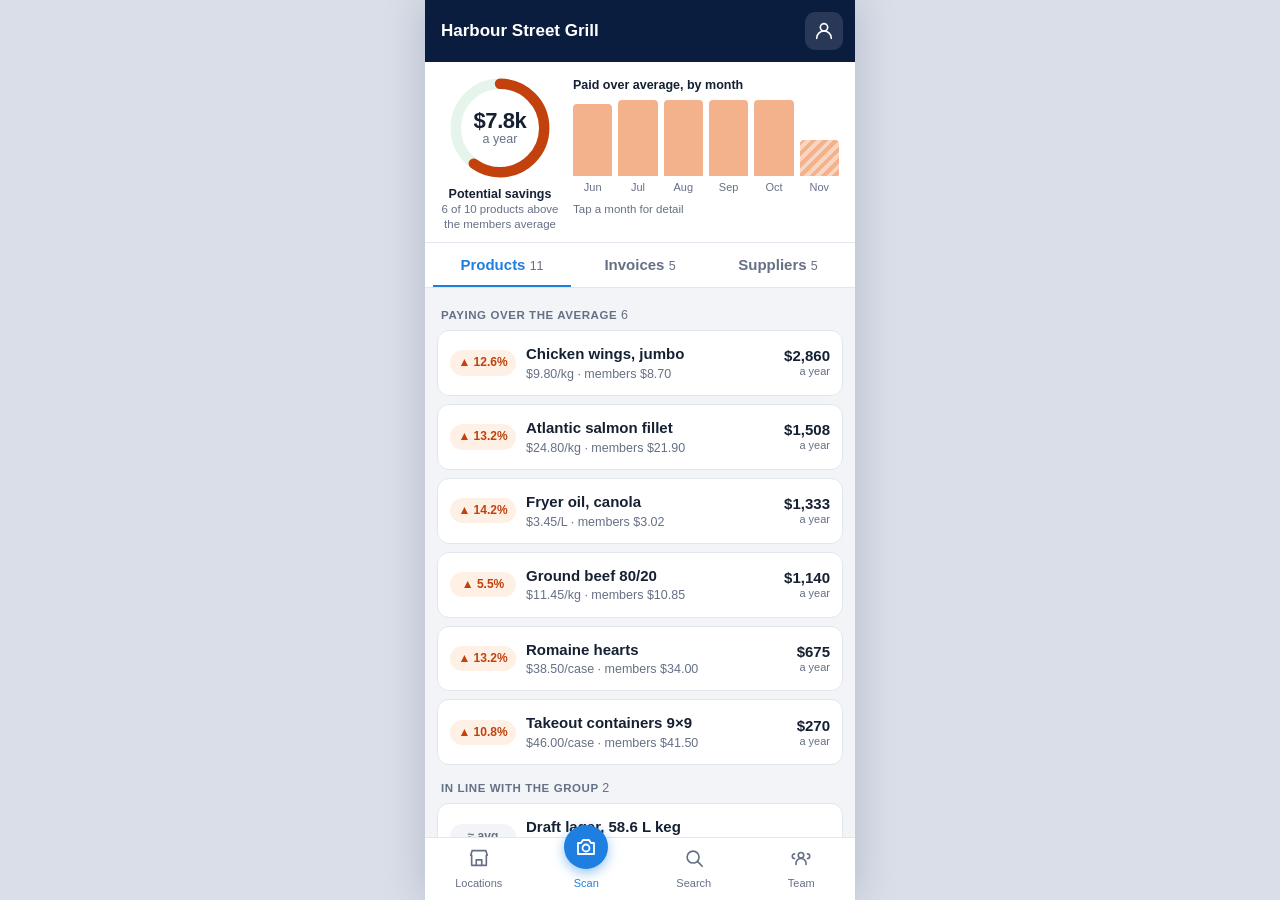
<file: index.html>
<!DOCTYPE html>
<html lang="en">
<head>
    <meta charset="utf-8">
    <meta name="viewport" content="width=device-width, initial-scale=1, viewport-fit=cover">
    <meta name="theme-color" content="#0b1d3f">
    <meta name="robots" content="noindex">
    <title>ProfitTable · app mockup</title>
    <link rel="icon" href="https://icon.profittable.ai/favicon.ico" sizes="32x32">

    <link rel="stylesheet" href="mock.css">

    <!--
        MOCKUP — a prototype shortcut, not the real app.
        Plain HTML/CSS/JS with invented data. The x- tags below are vanilla custom elements standing in for
        the Vue 3 StateTag tags they would become in ProfitTable-sta. The page is the layout, as in an STA.
    -->
    <script src="data.js"></script>
    <script src="mock.js" defer></script>
</head>

<body>
<div id="phone">

    <!-- Overlays -->
    <x-toast></x-toast>
    <x-camera></x-camera>
    <x-search></x-search>
    <x-locations></x-locations>
    <x-team></x-team>
    <x-photo></x-photo>

    <!-- 1 · Title bar -->
    <header id="title-bar">
        <h1><x-text-html locus="location.name"></x-text-html></h1>
        <x-profile-menu></x-profile-menu>
    </header>

    <!-- 2 · Graphic space -->
    <section id="graphic-space">
        <x-savings-ring></x-savings-ring>
        <x-over-chart></x-over-chart>
    </section>

    <!-- 3 · Report / linear space -->
    <x-view-tabs></x-view-tabs>
    <main id="linear-space">
        <x-products></x-products>
        <x-invoices></x-invoices>
        <x-suppliers></x-suppliers>
    </main>

    <!-- 4 · Bottom navigation -->
    <nav id="bottom-nav">
        <button type="button" onclick="stateTagApp.commands.open('locations')" aria-label="Locations">
            <x-icon name="store"></x-icon><span>Locations</span>
        </button>
        <button type="button" class="primary" onclick="stateTagApp.commands.openCamera()" aria-label="Photograph an invoice">
            <x-icon name="camera"></x-icon><span>Scan</span>
        </button>
        <button type="button" onclick="stateTagApp.commands.open('search')" aria-label="Search">
            <x-icon name="search"></x-icon><span>Search</span>
        </button>
        <button type="button" onclick="stateTagApp.commands.open('team')" aria-label="Team">
            <x-icon name="team"></x-icon><span>Team</span>
        </button>
    </nav>

</div>
</body>
</html>
</file>
<file: mock.css>
/* ProfitTable app mockup — prototype styling. Colours taken from the app icon (navy, glowing blue). */

:root {
    --navy: #0b1d3f;
    --blue: #1f7fe0;
    --blue-soft: #e6f1fd;
    --ink: #152033;
    --muted: #667085;
    --line: #e2e6ee;
    --bg: #f2f4f8;
    --card: #ffffff;
    --over: #c2410c;
    --over-soft: #fff0e5;
    --under: #18794a;
    --under-soft: #e5f5ec;
    --radius: 12px;
}

* { box-sizing: border-box; }

html, body { height: 100%; margin: 0; }

body {
    background: #d9dee8;
    color: var(--ink);
    font: 15px/1.45 -apple-system, BlinkMacSystemFont, "Segoe UI", Roboto, Helvetica, Arial, sans-serif;
    -webkit-font-smoothing: antialiased;
}

button { font: inherit; color: inherit; background: none; border: 0; padding: 0; cursor: pointer; text-align: left; }
button:focus-visible, input:focus-visible { outline: 2px solid var(--blue); outline-offset: 2px; }
[hidden] { display: none !important; }
small { color: var(--muted); font-size: 12.5px; font-weight: 400; }
p { margin: 0 0 10px; }
code { font: 11.5px ui-monospace, SFMono-Regular, Menlo, monospace; background: var(--bg); border: 1px solid var(--line); border-radius: 4px; padding: 1px 4px; white-space: nowrap; }
.icon { width: 22px; height: 22px; flex: none; }
.fine { color: var(--muted); font-size: 12.5px; }
.center { text-align: center; padding: 14px 16px; }
.label { margin: 16px 0 6px; font-size: 11.5px; font-weight: 600; letter-spacing: .05em; text-transform: uppercase; color: var(--muted); }

/* ------------------------------------------------------------ the frame */

#phone {
    position: relative;
    display: flex;
    flex-direction: column;
    height: 100dvh;
    max-width: 430px;
    margin: 0 auto;
    background: var(--bg);
    overflow: hidden;
    box-shadow: 0 0 40px rgba(11, 29, 63, .18);
}

/* 1 · title bar */
#title-bar {
    flex: none;
    display: flex;
    align-items: center;
    gap: 12px;
    padding: 12px 12px 12px 16px;
    padding-top: max(12px, env(safe-area-inset-top));
    background: var(--navy);
    color: #fff;
}
#title-bar h1 { flex: 1; min-width: 0; margin: 0; font-size: 17px; font-weight: 600; white-space: nowrap; overflow: hidden; text-overflow: ellipsis; }

x-profile-menu { position: relative; flex: none; }
.profile-btn { display: grid; place-items: center; width: 38px; height: 38px; border-radius: 10px; background: rgba(255, 255, 255, .12); color: #fff; }
.menu { position: absolute; right: 0; top: 46px; z-index: 30; width: 230px; padding: 6px; background: var(--card); color: var(--ink); border-radius: var(--radius); box-shadow: 0 12px 32px rgba(11, 29, 63, .28); }
.menu-who { padding: 10px 12px; border-bottom: 1px solid var(--line); margin-bottom: 4px; }
.menu-who b, .menu-who small { display: block; }
.menu button { display: block; width: 100%; padding: 10px 12px; border-radius: 8px; }
.menu button:hover { background: var(--bg); }
.menu .quiet { color: var(--muted); }

/* 2 · graphic space */
#graphic-space { flex: none; display: flex; gap: 14px; padding: 14px 16px 10px; background: var(--card); border-bottom: 1px solid var(--line); }
x-savings-ring { flex: none; width: 118px; text-align: center; }
.ring { position: relative; display: block; width: 104px; height: 104px; margin: 0 auto; }
.ring svg { width: 100%; height: 100%; }
.ring-bg { fill: none; stroke: var(--under-soft); stroke-width: 8; }
.ring-fg { fill: none; stroke: var(--over); stroke-width: 8; stroke-linecap: round; }
.ring-text { position: absolute; inset: 0; display: grid; place-content: center; text-align: center; line-height: 1.1; }
.ring-text b { font-size: 22px; letter-spacing: -.02em; }
.ring-cap { margin: 6px 0 0; font-size: 11.5px; line-height: 1.3; color: var(--muted); }
.ring-cap b { display: block; color: var(--ink); font-size: 12.5px; }

x-over-chart { flex: 1; min-width: 0; display: flex; flex-direction: column; }
.chart-title { margin: 0 0 6px; font-size: 12.5px; font-weight: 600; }
.bars { flex: 1; display: flex; align-items: stretch; gap: 6px; min-height: 84px; }
.bar { flex: 1; display: flex; flex-direction: column; justify-content: flex-end; align-items: center; gap: 4px; text-align: center; }
.bar i { display: block; width: 100%; border-radius: 4px 4px 0 0; background: #f3b28c; }
.bar.partial i { background: repeating-linear-gradient(135deg, #f3b28c 0 4px, #f9d5bf 4px 8px); }
.bar.sel i { background: var(--over); }
.bar span { font-size: 11px; color: var(--muted); }
.bar.sel span { color: var(--ink); font-weight: 600; }
.chart-cap { margin: 6px 0 0; font-size: 11.5px; color: var(--muted); min-height: 2.6em; line-height: 1.3; }
.chart-cap b { color: var(--ink); }

/* view tabs */
x-view-tabs { flex: none; background: var(--card); border-bottom: 1px solid var(--line); }
.tabs { display: flex; padding: 0 8px; }
.tabs button { flex: 1; padding: 11px 4px 9px; text-align: center; font-weight: 600; color: var(--muted); border-bottom: 2px solid transparent; }
.tabs button.on { color: var(--blue); border-bottom-color: var(--blue); }
.tabs small { font-weight: 500; }

/* 3 · linear space */
#linear-space { flex: 1; min-height: 0; overflow-y: auto; padding: 4px 12px 16px; -webkit-overflow-scrolling: touch; }
.group { margin: 14px 4px 6px; font-size: 11.5px; font-weight: 600; letter-spacing: .05em; text-transform: uppercase; color: var(--muted); }
.group small { font-weight: 500; }

.row { background: var(--card); border: 1px solid var(--line); border-radius: var(--radius); margin-bottom: 8px; overflow: hidden; scroll-margin-top: 8px; }
.row.open { border-color: #c9d3e3; box-shadow: 0 4px 14px rgba(11, 29, 63, .07); }
.row.new { border-color: var(--blue); }
.row-head { display: flex; align-items: center; gap: 10px; width: 100%; padding: 12px; }
.row-main { flex: 1; min-width: 0; }
.row-main b, .row-main small { display: block; overflow: hidden; text-overflow: ellipsis; white-space: nowrap; }
.row-main b { font-weight: 600; }
.row-amt { flex: none; text-align: right; line-height: 1.2; }
.row-amt b { display: block; font-variant-numeric: tabular-nums; }
.row-amt small { display: block; font-size: 11px; }
.row-body { padding: 2px 12px 14px; border-top: 1px solid var(--line); padding-top: 12px; }

.pill { flex: none; min-width: 66px; padding: 4px 6px; border-radius: 999px; font-size: 12px; font-weight: 600; text-align: center; font-variant-numeric: tabular-nums; }
.pill.over { background: var(--over-soft); color: var(--over); }
.pill.under { background: var(--under-soft); color: var(--under); }
.pill.inline, .pill.nodata { background: var(--bg); color: var(--muted); }
.pill.none { background: none; }

/* range bar: lowest … highest in the group, with the average tick and your dot */
.range { margin: 14px 0 12px; }
.range-track { position: relative; height: 8px; margin: 0 8px; border-radius: 999px; background: linear-gradient(90deg, var(--under-soft), #f1f3f7 50%, var(--over-soft)); border: 1px solid var(--line); }
.range-avg { position: absolute; top: -6px; width: 2px; height: 18px; margin-left: -1px; background: var(--ink); border-radius: 1px; }
.range-you { position: absolute; top: 50%; width: 16px; height: 16px; margin: -8px 0 0 -8px; border-radius: 50%; border: 3px solid #fff; background: var(--muted); box-shadow: 0 1px 4px rgba(0, 0, 0, .3); }
.range-you.over, .dot.over { background: var(--over); }
.range-you.under, .dot.under { background: var(--under); }
.range-labels { display: flex; justify-content: space-between; margin-top: 8px; font-size: 11.5px; color: var(--muted); }
.legend { display: flex; flex-wrap: wrap; gap: 4px 14px; margin-top: 6px; font-size: 12.5px; }
.legend span { display: inline-flex; align-items: center; gap: 6px; }
.dot { width: 10px; height: 10px; border-radius: 50%; background: var(--muted); }
.tick { width: 2px; height: 12px; background: var(--ink); }

.spark svg { display: block; width: 100%; height: auto; background: var(--bg); border-radius: 8px; }
.spark polyline { fill: none; stroke-width: 2; stroke-linejoin: round; stroke-linecap: round; }
.spark .avg { stroke: var(--ink); stroke-dasharray: 4 4; }
.spark circle.avg { fill: var(--ink); stroke: none; }
.spark .you { stroke: var(--muted); }
.spark circle.you { fill: var(--muted); stroke: none; }
.spark .you.over { stroke: var(--over); }
.spark circle.you.over { fill: var(--over); }
.spark .you.under { stroke: var(--under); }
.spark circle.you.under { fill: var(--under); }
.spark .fine { margin: 6px 0 0; }

.advice { position: relative; padding: 10px 12px; border-radius: 10px; background: var(--bg); font-size: 14px; }
.advice b { display: block; margin-bottom: 2px; }
.advice.over { background: var(--over-soft); }
.advice.over b { color: var(--over); }
.advice.under { background: var(--under-soft); }
.advice.under b { color: var(--under); }
.advice .icon { float: right; margin-left: 8px; color: var(--muted); }

.chips { display: flex; flex-wrap: wrap; gap: 6px; margin-bottom: 10px; }
.chips span { padding: 3px 9px; border-radius: 999px; background: var(--blue-soft); color: #155a9f; font-size: 12.5px; }

/* invoice card */
.inv-date { flex: none; width: 48px; font-size: 12.5px; color: var(--muted); }
.badge { display: inline-block; padding: 1px 8px; border-radius: 999px; font-size: 11.5px; font-weight: 600; }
.badge.over { background: var(--over-soft); color: var(--over); }
.badge.ok { background: var(--under-soft); color: var(--under); }
.badge.check { background: var(--blue-soft); color: #155a9f; }
.stats { display: grid; grid-template-columns: 1fr 1fr 1.2fr; gap: 8px; margin-bottom: 12px; font-variant-numeric: tabular-nums; }
.stats small { display: block; }
.seg { display: flex; border: 1px solid var(--blue); border-radius: 10px; overflow: hidden; }
.seg button { flex: 1; display: flex; align-items: center; justify-content: center; gap: 6px; padding: 9px; color: var(--blue); font-weight: 600; }
.seg button + button { border-left: 1px solid var(--blue); }
.seg button.on { background: var(--blue); color: #fff; }
.seg .icon { width: 18px; height: 18px; }

.items { margin-top: 10px; }
.item { padding: 10px 0; border-top: 1px solid var(--line); }
.item:first-child { border-top: 0; }
.item-top { display: flex; align-items: center; gap: 10px; cursor: pointer; }
.item-name { flex: 1; min-width: 0; font-size: 13.5px; font-weight: 600; }
.item-name small { display: block; }
.item-amt { flex: none; font-variant-numeric: tabular-nums; font-size: 13.5px; }
.item-note { margin: 6px 0 0; font-size: 13px; color: var(--muted); }
.item-note b { color: var(--over); }
.check { margin-top: 8px; padding: 10px 12px; border-radius: 10px; background: var(--blue-soft); font-size: 13.5px; }
.check b { display: block; color: #155a9f; }
.check-actions { display: flex; gap: 8px; margin-top: 8px; }
.check-actions button { padding: 7px 12px; border-radius: 8px; background: var(--blue); color: #fff; font-weight: 600; }
.check-actions .ghost { background: none; color: #155a9f; border: 1px solid #9cc4ee; }

.reading .row-head { cursor: default; }
.spinner { flex: none; width: 22px; height: 22px; border-radius: 50%; border: 3px solid var(--blue-soft); border-top-color: var(--blue); animation: spin .8s linear infinite; }
@keyframes spin { to { transform: rotate(360deg); } }

/* 4 · bottom navigation */
#bottom-nav { flex: none; display: flex; background: var(--card); border-top: 1px solid var(--line); padding-bottom: env(safe-area-inset-bottom); }
#bottom-nav button { flex: 1; display: flex; flex-direction: column; align-items: center; gap: 2px; padding: 9px 4px 8px; color: var(--muted); font-size: 11px; font-weight: 500; }
#bottom-nav button.primary { color: var(--blue); }
#bottom-nav button.primary .icon { width: 44px; height: 44px; margin: -22px 0 0; padding: 10px; border-radius: 50%; background: var(--blue); color: #fff; box-shadow: 0 4px 12px rgba(31, 127, 224, .45); }

/* ------------------------------------------------------------ overlays */

.backdrop { position: absolute; inset: 0; z-index: 40; background: rgba(11, 29, 63, .45); }
.backdrop.dark { background: rgba(5, 10, 20, .8); }
.sheet { position: absolute; left: 0; right: 0; bottom: 0; z-index: 41; max-height: 86%; overflow-y: auto; padding: 6px 16px calc(18px + env(safe-area-inset-bottom)); background: var(--card); border-radius: 18px 18px 0 0; animation: rise .2s ease-out; }
@keyframes rise { from { transform: translateY(24px); opacity: 0; } }
.sheet-head { display: flex; align-items: center; justify-content: space-between; padding: 8px 0 4px; }
.sheet-head h2 { margin: 0; font-size: 17px; }
.icon-btn { display: grid; place-items: center; width: 38px; height: 38px; border-radius: 10px; color: var(--muted); }
.icon-btn.light { color: #fff; }
.pick { display: flex; align-items: center; gap: 12px; width: 100%; padding: 13px 4px; border-bottom: 1px solid var(--line); }
.pick > span:first-of-type { flex: 1; }
.pick.on { color: var(--blue); font-weight: 600; }
.pick.quiet { color: var(--muted); border-bottom: 0; }
.person { display: flex; align-items: center; gap: 12px; padding: 9px 0; border-bottom: 1px solid var(--line); }
.avatar { display: grid; place-items: center; width: 36px; height: 36px; border-radius: 50%; background: var(--blue-soft); color: #155a9f; font-size: 13px; font-weight: 600; }

.search { position: absolute; inset: 0; z-index: 41; display: flex; flex-direction: column; background: var(--bg); }
.search-bar { flex: none; display: flex; align-items: center; gap: 6px; padding: 10px 8px 10px 14px; padding-top: max(10px, env(safe-area-inset-top)); background: var(--card); border-bottom: 1px solid var(--line); color: var(--muted); }
.search-bar input { flex: 1; min-width: 0; border: 0; background: none; font: inherit; font-size: 16px; color: var(--ink); outline: none; }
.results { flex: 1; overflow-y: auto; padding: 0 16px 16px; }
.results .pick { background: none; }

.camera { position: absolute; inset: 0; z-index: 41; display: flex; flex-direction: column; background: #0a0d12; color: #fff; }
.cam-top { flex: none; display: flex; align-items: center; gap: 8px; padding: 10px 12px; padding-top: max(10px, env(safe-area-inset-top)); font-size: 14px; }
.viewfinder { flex: 1; min-height: 0; display: grid; place-items: center; padding: 12px 28px; background: radial-gradient(circle at 50% 40%, #3a3f48, #14171c); }
.frame { width: 100%; max-width: 280px; padding: 10px; border: 2px dashed rgba(255, 255, 255, .7); border-radius: 10px; }
.frame.flash { animation: flash .35s ease-out; }
@keyframes flash { from { background: #fff; } to { background: transparent; } }
.cam-bottom { flex: none; display: grid; grid-template-columns: 1fr auto 1fr; align-items: center; padding: 16px 20px calc(20px + env(safe-area-inset-bottom)); }
.thumbs { display: flex; align-items: center; gap: 4px; }
.thumbs i { width: 22px; height: 30px; margin-right: -14px; border-radius: 3px; background: #f4f1e8; border: 1px solid #999; }
.thumbs b { margin-left: 22px; font-size: 14px; }
.shutter { width: 68px; height: 68px; border-radius: 50%; background: #fff; border: 5px solid #0a0d12; box-shadow: 0 0 0 3px #fff; }
.shutter:active { transform: scale(.94); }
.done { justify-self: end; padding: 9px 16px; border-radius: 999px; background: var(--blue); color: #fff; font-weight: 600; }
.done:disabled { background: #2b3140; color: #6f7888; cursor: default; }

.paper { position: absolute; z-index: 42; left: 50%; top: 50%; width: 78%; transform: translate(-50%, -50%) rotate(-1.2deg); display: flex; flex-direction: column; gap: 5px; padding: 18px 16px; background: #f7f4ea; color: #2a2a2a; font: 11.5px ui-monospace, SFMono-Regular, Menlo, monospace; border-radius: 3px; box-shadow: 0 16px 40px rgba(0, 0, 0, .5); }
.paper hr { width: 100%; margin: 4px 0; border: 0; border-top: 1px dashed #999; }
.paper em { margin-top: 10px; font: italic 11px -apple-system, sans-serif; color: #888; text-align: center; }
.paper-line { display: flex; justify-content: space-between; gap: 12px; }
.paper-line i { font-style: normal; }
.paper.mini { position: static; width: 100%; transform: rotate(-1.5deg); box-shadow: none; }
.paper.mini .paper-line i { height: 6px; border-radius: 2px; background: #c9c5b8; }
.paper.mini .paper-line i:first-child { width: 58%; }
.paper.mini .paper-line i:last-child { width: 16%; }

.toast { position: absolute; z-index: 60; left: 16px; right: 16px; bottom: 84px; padding: 11px 14px; border-radius: 10px; background: var(--ink); color: #fff; font-size: 14px; text-align: center; box-shadow: 0 8px 24px rgba(0, 0, 0, .25); animation: rise .2s ease-out; }
</file>
